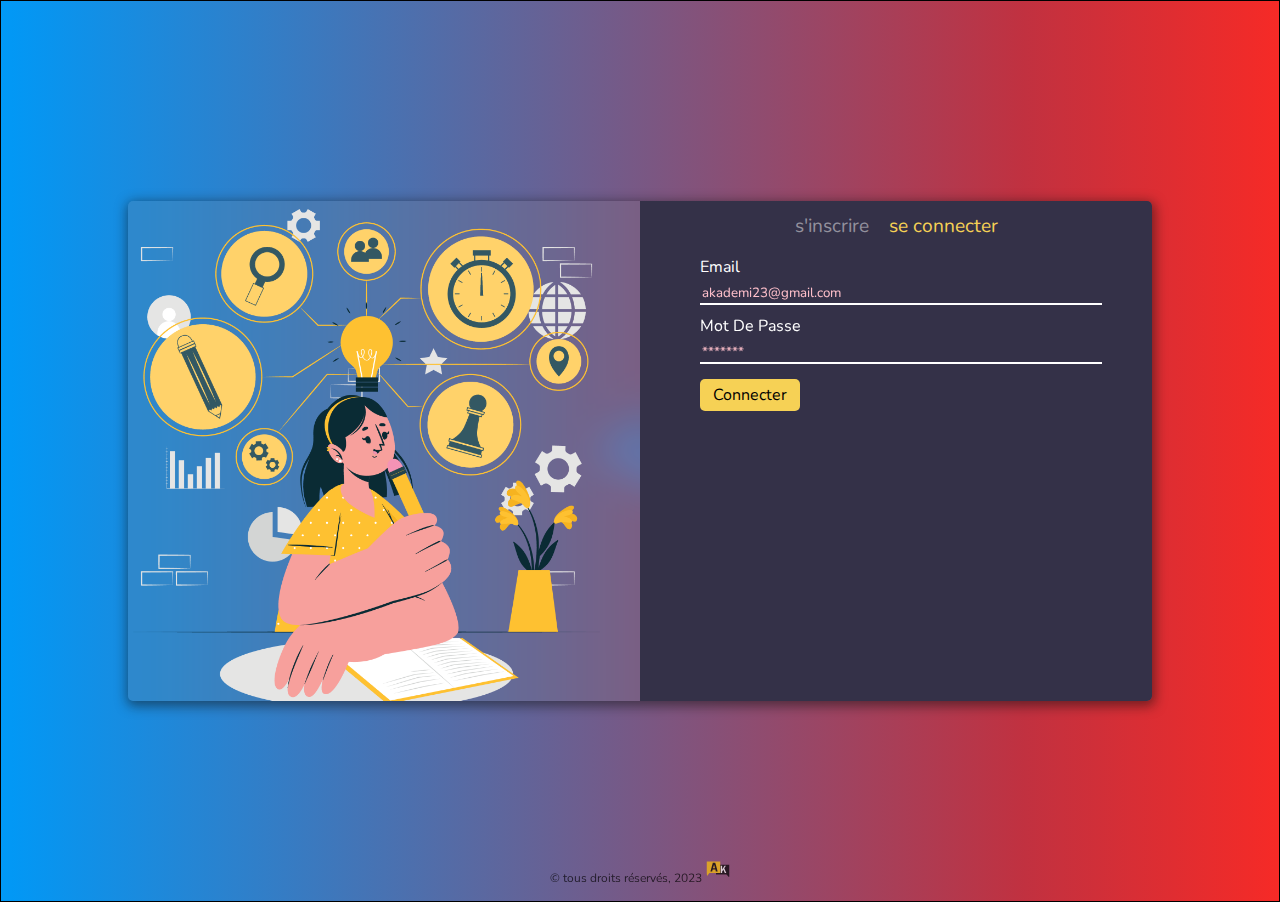
<file: src/public/html/index.html>
<!DOCTYPE html>
<html lang="fr">

<head>
    <meta charset="UTF-8">
    <meta http-equiv="X-UA-Compatible" content="IE=edge">
    <meta name="viewport" content="width=device-width, initial-scale=1.0">
    <link rel="icon" type="image/x-icon" href="../images/icon/logo-ak.ico">
    <meta name="description"
        content="🇺🇸 sign up or sign in on aprann kreyol. 🇫🇷 s'inscrire ou se connecter sur aprann Kreyol. 🇭🇹 enskri oswa konekte sou aprann kreyol">
    <link rel="stylesheet" href="../css/connexion.css">
    <title>Connexion sur AK !</title>
</head>

<body>

    <canvas id="canvas"></canvas>
    <svg xmlns="http://www.w3.org/2000/svg" version="1.1">
        <defs>
            <filter id="liquid">
                <!--important code : [blur + contrast] , contrast on alpha channel to prevent change color-->
                <feGaussianBlur in="SourceGraphic" stdDeviation="10" result="blur" />
                <feColorMatrix in="blur" mode="matrix" values="1 0 0 0 0  0 1 0 0 0  0 0 1 0 0  0 0 0 40 -10" />
            </filter>
        </defs>
    </svg>

    <div class="form">

        <img class="form__image" src="../images/form_ico.png" alt="a vector image of a learner">
        <div class="form__switch">
            <label for="sign_up">s'inscrire</label>
            <input type="radio" name="connection" id="sign_up" value="sign_up">
            <label for="sign_in">se connecter</label>
            <input type="radio" name="connection" id="sign_in" value="sign_in">
        </div>
        <div class="form__container">
            <form class="form__wrapper form__wrapper-signup" action="" method="post">

                <label for="lastname">nom</label>
                <input type="text" name="lastname" id="lastname" class="form__wrapper__data" placeholder="John">
                <label for="firstname">prenom</label>
                <input type="text" name="firstname" id="firstname" class="form__wrapper__data" placeholder="Doe" required="required">
                <label for="nationality">nationalite</label>
                <input type="text" name="nationality" id="nationality" class="form__wrapper__data"
                    placeholder="Francais" required="required">
                <label for="sex">sexe</label>
                <input type="text" name="sex" id="sex" class="form__wrapper__data" placeholder="Masculin">
                <label for="email">email</label>
                <input type="email" name="email" id="email" class="form__wrapper__data"
                    placeholder="akademi23@gmail.com" required="required">
                <label for="password">mot de passe</label>
                <input type="password" name="password" id="password" class="form__wrapper__data" placeholder="******" required="required">
                <button type="submit" class="form__wrapper__submit">Envoyer</button>

            </form>

            <form class="form__wrapper form__wrapper-signin" action="" method="post">

                <label for="mail">email</label>
                <input type="email" name="mail" id="mail" class="form__wrapper__data" placeholder="akademi23@gmail.com" required="required">
                <label for="passwrd">mot de passe</label>
                <input type="password" name="passwrd" id="passwrd" class="form__wrapper__data" placeholder="*******" required="required">
                <button type="submit" class="form__wrapper__submit">connecter</button>

            </form>
        </div>

    </div>

    </form>

    <p id="copyright">© tous droits réservés, 2023 <img src="../images/logo-ak.png" alt="aprann kreyol logo"></p>
    <script src="../js/liquid.js"></script>
    <script src="../js/form.js"></script>
    
    <script>
        let sign_in = new SwitchLogin("#sign_in", "label[for='sign_up']");
        sign_in.set_color("#F6D155", "#FFFFFF78");
        let sign_up = new SwitchLogin("#sign_up", "label[for='sign_in']");
        sign_up.set_color("#F6D155", "#FFFFFF78");

        const myAnimation = new Animation('.form__wrapper-signup', '.scale-in-bottom');
        myAnimation.radioEvent("#sign_up", function(){
            document.querySelector(".form__wrapper-signin").style.display = "none";
        });
        
        const myAnimation2 = new Animation('.form__wrapper-signin', '.scale-in-bottom');
        myAnimation2.radioEvent("#sign_in",function(){
            document.querySelector(".form__wrapper-signup").style.display = "none";
        });


       

        
    </script>

</body>

</html>
</file>
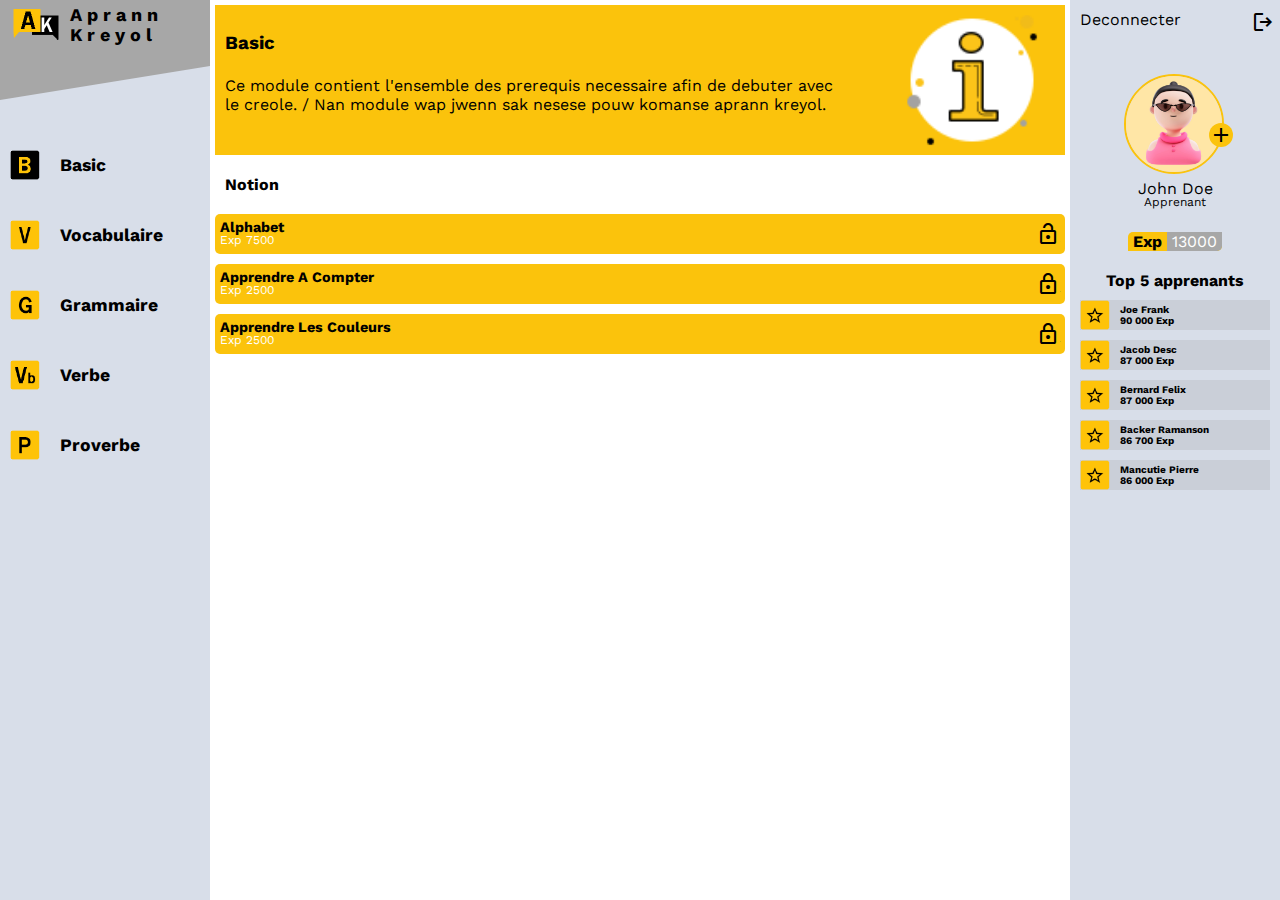
<file: src/public/html/dashboard.html>
<!DOCTYPE html>
<html lang="en">
  <head>
    <meta charset="UTF-8" />
    <meta http-equiv="X-UA-Compatible" content="IE=edge" />
    <meta name="viewport" content="width=device-width, initial-scale=1.0" />
    <link rel="icon" type="image/x-icon" href="../images/icon/logo-ak.ico" />
    <meta
      name="description"
      content="🇺🇸 basic on aprann kreyol. 🇫🇷 basique sur aprann Kreyol. 🇭🇹 debaz sou aprann kreyol"
    />
    <link rel="stylesheet" href="../css/style.css" />
    <link
      rel="stylesheet"
      href="https://fonts.googleapis.com/css2?family=Material+Symbols+Outlined:opsz,wght,FILL,GRAD@48,400,0,0"
    />

    <title>Tableau de bord</title>
  </head>

  <body>
    <div id="logo">
      <a href="" id="logo__link">
        <img
          src="../images/logo-ak.png"
          alt="logo aprann kreyol"
          id="logo__link__image"
        />
        <span>Aprann Kreyol</span>
      </a>
    </div>
    <nav class="menu">
      <ul class="menu__option">
        <li class="menu__option__item">
          <a href=""
            ><img
              src="../images/icon/Icon-Basic-Over.png"
              alt="icon menu basic"
            />basic</a
          >
        </li>
        <li class="menu__option__item">
          <a href=""
            ><img
              src="../images/icon/Icon-Vovab.png"
              alt="icon menu vocabulaire"
            />vocabulaire</a
          >
        </li>
        <li class="menu__option__item">
          <a href=""
            ><img
              src="../images/icon/Icon-Gramaire.png"
              alt="icon menu grammar"
            />grammaire</a
          >
        </li>
        <li class="menu__option__item">
          <a href=""
            ><img
              src="../images/icon/Icon-Verbe.png"
              alt="icon menu verb"
            />verbe</a
          >
        </li>
        <li class="menu__option__item">
          <a href=""
            ><img
              src="../images/icon/Icon-Proverbe.png"
              alt="icon menu proverb"
            />proverbe</a
          >
        </li>
      </ul>
    </nav>
    <div class="panel-account">
      <div class="panel-account__logout">
        <span>deconnecter</span>
        <span class="material-symbols-outlined"> logout </span>
      </div>
      <div class="panel-account__profil">
        <img
          src="../images/avatar/avatar-four.jpg"
          alt="avatar set a profil for the account"
          id="panel-account-image"
        />
        <span class="material-symbols-outlined"> add </span>
      </div>
      <div class="panel-account__personal">
        <span id="username">John Doe</span>
        <span id="userstatus">apprenant</span>
      </div>
      <div class="panel-account__exp">
        exp
        <span id="panel-account-exp-value">13000</span>
      </div>

      <div class="panel-account__rank">
        <h4>Top 5 apprenants</h4>
        <div class="panel-account__rank__item">
          <img src="../images/icon/Icon-Start.png" alt="icon rank" />
          <div class="panel-account__rank__item__user">
            <span class="panel-account__rank__item__user__name">joe frank</span>
            <span class="panel-account__rank__item__user__exp">90 000 Exp</span>
          </div>
        </div>
        <div class="panel-account__rank__item">
          <img src="../images/icon/Icon-Start.png" alt="icon rank" />
          <div class="panel-account__rank__item__user">
            <span class="panel-account__rank__item__user__name"
              >jacob desc</span
            >
            <span class="panel-account__rank__item__user__exp">87 000 Exp</span>
          </div>
        </div>
        <div class="panel-account__rank__item">
          <img src="../images/icon/Icon-Start.png" alt="icon rank" />
          <div class="panel-account__rank__item__user">
            <span class="panel-account__rank__item__user__name"
              >bernard felix</span
            >
            <span class="panel-account__rank__item__user__exp">87 000 Exp</span>
          </div>
        </div>

        <div class="panel-account__rank__item">
          <img src="../images/icon/Icon-Start.png" alt="icon rank" />
          <div class="panel-account__rank__item__user">
            <span class="panel-account__rank__item__user__name"
              >backer ramanson</span
            >
            <span class="panel-account__rank__item__user__exp">86 700 Exp</span>
          </div>
        </div>
        <div class="panel-account__rank__item">
          <img src="../images/icon/Icon-Start.png" alt="icon rank" />
          <div class="panel-account__rank__item__user">
            <span class="panel-account__rank__item__user__name"
              >mancutie pierre</span
            >
            <span class="panel-account__rank__item__user__exp">86 000 Exp</span>
          </div>
        </div>
      </div>
    </div>
    <label for="arrow-back">
      <span class="material-symbols-outlined" id="arrow"> arrow_back </span>
    </label>

    <input
      type="checkbox"
      name="checkbox"
      id="arrow-back"
      style="z-index: 20; position: absolute"
    />
    <section class="wrapper">
      <div id="wrapper-info">
        <h3>basic</h3>
        <p>
          Ce module contient l'ensemble des prerequis necessaire afin de debuter
          avec le creole. / Nan module wap jwenn sak nesese pouw komanse aprann
          kreyol.
        </p>
        <img
          src="../images/icon/icon-information.png"
          alt="icon for the information about the section"
          
        />
      </div>
      <h3 id="notion">Notion</h3>
      <div class="wrapper__notion">
        <div class="wrapper__notion__content">
          <h3 class="wrapper__notion__title">alphabet</h3>
          <span class="wrapper__notion__exp"> exp 7500</span>
        </div>

        <span class="material-symbols-outlined wrapper__notion__lock">
          lock_open
        </span>
      </div>
      <div class="wrapper__notion">
        <div class="wrapper__notion__content">
          <h3 class="wrapper__notion__title">apprendre a compter</h3>
          <span class="wrapper__notion__exp"> exp 2500</span>
        </div>

        <span class="material-symbols-outlined wrapper__notion__lock">
          lock
        </span>
      </div>
      <div class="wrapper__notion">
        <div class="wrapper__notion__content">
          <h3 class="wrapper__notion__title">apprendre les couleurs</h3>
          <span class="wrapper__notion__exp"> exp 2500</span>
        </div>

        <span class="material-symbols-outlined wrapper__notion__lock">
          lock
        </span>
      </div>
    </section>

    <div class="avatar">
      <div class="avatar__wrapper">
        <h3>Avatar</h3>
        <div class="avatar__wrapper__icon">
          <label for="avatar-one">
            <img
              src="../images/avatar/avatar-one.jpg"
              alt="this is the first avatar icon"
          /></label>
          <input
            type="radio"
            id="avatar-one"
            name="avatar"
            value="avatar-one"
          />
          <label for="avatar-two">
            <img
              src="../images/avatar/avatar-two.jpg"
              alt="this is the second avatar icon"
          /></label>
          <input
            type="radio"
            id="avatar-two"
            name="avatar"
            value="avatar-two"
          />
          <label for="avatar-three">
            <img
              src="../images/avatar/avatar-three.jpg"
              alt="this is the third avatar icon"
          /></label>
          <input
            type="radio"
            id="avatar-three"
            name="avatar"
            value="avatar-three"
          />
          <label for="avatar-four">
            <img
              src="../images/avatar/avatar-four.jpg"
              alt="this is the 4 avatar icon"
          /></label>
          <input
            type="radio"
            id="avatar-four"
            name="avatar"
            value="avatar-four"
          />
          <label for="avatar-five">
            <img
              src="../images/avatar/avatar-five.jpg"
              alt="this is the 5 avatar icon"
          /></label>
          <input
            type="radio"
            id="avatar-five"
            name="avatar"
            value="avatar-five"
          />
          <label for="avatar-six">
            <img
              src="../images/avatar/avatar-six.jpg"
              alt="this is the 6 avatar icon"
          /></label>
          <input
            type="radio"
            id="avatar-six"
            name="avatar"
            value="avatar-six"
          />
        </div>
        <button id="btn-change-avatar">changer</button>
      </div>
    </div>

    <!-- modal for each notion and test -->
    <div class="modal-notion">
      <div class="modal-notion__wrapper">
        <h3 class="modal-notion__wrapper__title">alphabet</h3>
        <div class="modal-notion__wrapper__audio">
          <img
            src="../images/notion/alphabet/A.png"
            alt="image that explain the audio"
            class="modal-notion__wrapper__audio__img"
          />
          <audio class="modal-notion__wrapper__sound">
             
            <source src="../audio/alphabet/a.mp3" type="audio/mpeg" />
            Your browser does not support the audio element.
          </audio>
          <input type="checkbox" name="checktest" checked class="checktest" />
          <button class="modal-notion__wrapper__audio-btn-hearing">
            <span class="material-symbols-outlined"> volume_up </span>
          </button>
        </div>
        <div class="modal-notion__wrapper__audio">
          <img
            src="../images/notion/alphabet/b.png"
            alt="image that explain the audio"
            class="modal-notion__wrapper__audio__img"
          />
          <audio class="modal-notion__wrapper__sound">
             
            <source src="../audio/alphabet/b.mp3" type="audio/mpeg" />
            Your browser does not support the audio element.
          </audio>
          <input type="checkbox" name="checktest" checked class="checktest" />
          <button class="modal-notion__wrapper__audio-btn-hearing">
            <span class="material-symbols-outlined"> volume_up </span>
          </button>
        </div>
        <div class="modal-notion__wrapper__audio">
          <img
            src="../images/notion/alphabet/an.png"
            alt="image that explain the audio"
            class="modal-notion__wrapper__audio__img"
          />
          <audio class="modal-notion__wrapper__sound">
             
            <source
              src="../audio/alphabet/an_20-03-23_17-39-08-953.mp3"
              type="audio/mpeg"
            />
            Your browser does not support the audio element.
          </audio>
          <input type="checkbox" name="checktest" checked class="checktest" />
          <button class="modal-notion__wrapper__audio-btn-hearing">
            <span class="material-symbols-outlined"> volume_up </span>
          </button>
        </div>
        <div class="modal-notion__wrapper__audio">
          <img
            src="../images/notion/alphabet/ch.png"
            alt="image that explain the audio"
            class="modal-notion__wrapper__audio__img"
          />
          <audio class="modal-notion__wrapper__sound">
             
            <source src="../audio/alphabet/ch.mp3" type="audio/mpeg" />
            Your browser does not support the audio element.
          </audio>
          <input type="checkbox" name="checktest" checked class="checktest" />
          <button class="modal-notion__wrapper__audio-btn-hearing">
            <span class="material-symbols-outlined"> volume_up </span>
          </button>
        </div>
        <!-- this is the test for the notion who has been learned -->
        <div class="modal-notion__wrapper__audio">
          <p class="modal-notion__wrapper-order">
            Ecrivez la lettre ou mot correspondant a ce que vous entendez.
          </p>
          <input type="text" required class="modal-notion__wrapper-input" />
          <audio class="modal-notion__wrapper__sound">
             
            <source src="../audio/alphabet/a.mp3" type="audio/mpeg" />
            Your browser does not support the audio element.
          </audio>
          <input
            type="checkbox"
            name="checktest"
            checked
            class="checktest"
            data-exp="100"
            data-custom="a"
          />
          <button class="modal-notion__wrapper__audio-btn-hearing">
            <span class="material-symbols-outlined"> volume_up </span>
          </button>
        </div>
        <div class="modal-notion__wrapper__audio">
          <p class="modal-notion__wrapper-order">
            Ecrivez la lettre ou mot correspondant a ce que vous entendez.
          </p>
          <input type="text" required class="modal-notion__wrapper-input" />
          <audio class="modal-notion__wrapper__sound">
             
            <source src="../audio/alphabet/b.mp3" type="audio/mpeg" />
            Your browser does not support the audio element.
          </audio>
          <input
            type="checkbox"
            name="checktest"
            checked
            class="checktest"
            data-exp="100"
            data-custom="b"
          />
          <button class="modal-notion__wrapper__audio-btn-hearing">
            <span class="material-symbols-outlined"> volume_up </span>
          </button>
        </div>
        <div class="modal-notion__wrapper__audio">
          <p class="modal-notion__wrapper-order">
            Ecrivez la lettre ou mot correspondant a ce que vous entendez.
          </p>
          <input type="text" required class="modal-notion__wrapper-input" />
          <audio class="modal-notion__wrapper__sound">
             
            <source src="../audio/alphabet/ch.mp3" type="audio/mpeg" />
            Your browser does not support the audio element.
          </audio>
          <input
            type="checkbox"
            name="checktest"
            checked
            class="checktest"
            data-exp="150"
            data-custom="ch"
          />
          <button class="modal-notion__wrapper__audio-btn-hearing">
            <span class="material-symbols-outlined"> volume_up </span>
          </button>
        </div>
        <!-- card remember -->
        <div class="modal-notion__wrapper__audio">
          <p class="modal-notion__wrapper-order">
            Choisissez la lettre ou mot correspondant a ce que vous entendez.
          </p>
          <div class="modal-notion__wrapper__card">
            <label for="card-item1" class="card"
              ><img
                src="../images/notion/alphabet/A.png"
                alt="image that explain a notion"
            /></label>
            <input type="radio" name="card" id="card-item1" />
            <label for="card-item2" class="card"
              ><img
                src="../images/notion/alphabet/an.png"
                alt="image that explain a notion"
            /></label>
            <input type="radio" name="card" id="card-item2" />
            <label for="card-item3" class="card"
              ><img
                src="../images/notion/alphabet/b.png"
                alt="image that explain a notion"
            /></label>
            <input type="radio" name="card" id="card-item3" />
            <label for="card-item4" class="card"
              ><img
                src="../images/notion/alphabet/o_accent.png"
                alt="image that explain a notion"
            /></label>
            <input type="radio" name="card" id="card-item4" />
          </div>
          <audio class="modal-notion__wrapper__sound">
             
            <source src="../audio/alphabet/ch.mp3" type="audio/mpeg" />
            Your browser does not support the audio element.
          </audio>
          <input
            type="checkbox"
            name="checktest"
            checked
            class="checktest"
            data-exp="150"
            data-custom="ch"
          />
          <button class="modal-notion__wrapper__audio-btn-hearing">
            <span class="material-symbols-outlined"> volume_up </span>
          </button>
        </div>
        <!-- btn to move to the next lesson -->
        <button id="btn-change-avatar" class="btn-change">
          <span class="material-symbols-outlined"> arrow_forward </span>
        </button>
        <div class="modal-notion__progress"></div>
      </div>
    </div>

    <div id="state">
      <span>mauvaise reponse!</span>
    </div>

    <script src="../js/menu.js"></script>
    <script src="../js/avatar.js"></script>
    <script src="../js/notion.js"></script>
  </body>
</html>
</file>
<file: src/public/css/connexion.css>
@import url("https://fonts.googleapis.com/css2?family=Nunito:ital,wght@0,200;0,300;0,400;0,500;0,600;0,700;0,800;1,200;1,300;1,400;1,500;1,600;1,700;1,800&family=Roboto+Flex:opsz,wght@8..144,200;8..144,300;8..144,400;8..144,500;8..144,600;8..144,700;8..144,800;8..144,900&family=Work+Sans:ital,wght@0,200;0,300;0,400;0,600;0,700;0,800;0,900;1,100;1,200;1,300;1,600;1,700;1,800;1,900&display=swap");
* {
  font-family: "Nunito", "Work Sans", "Roboto Flex", "sans-serif";
}

.heartbeat, .form__wrapper__submit {
  -webkit-animation: heartbeat 1.5s ease-in-out infinite both;
  animation: heartbeat 1.5s ease-in-out infinite both;
}

@-webkit-keyframes heartbeat {
  from {
    -webkit-transform: scale(1);
    transform: scale(1);
    -webkit-transform-origin: center center;
    transform-origin: center center;
    -webkit-animation-timing-function: ease-out;
    animation-timing-function: ease-out;
  }
  10% {
    -webkit-transform: scale(0.91);
    transform: scale(0.91);
    -webkit-animation-timing-function: ease-in;
    animation-timing-function: ease-in;
  }
  17% {
    -webkit-transform: scale(0.98);
    transform: scale(0.98);
    -webkit-animation-timing-function: ease-out;
    animation-timing-function: ease-out;
  }
  33% {
    -webkit-transform: scale(0.87);
    transform: scale(0.87);
    -webkit-animation-timing-function: ease-in;
    animation-timing-function: ease-in;
  }
  45% {
    -webkit-transform: scale(1);
    transform: scale(1);
    -webkit-animation-timing-function: ease-out;
    animation-timing-function: ease-out;
  }
}
@keyframes heartbeat {
  from {
    -webkit-transform: scale(1);
    transform: scale(1);
    -webkit-transform-origin: center center;
    transform-origin: center center;
    -webkit-animation-timing-function: ease-out;
    animation-timing-function: ease-out;
  }
  10% {
    -webkit-transform: scale(0.91);
    transform: scale(0.91);
    -webkit-animation-timing-function: ease-in;
    animation-timing-function: ease-in;
  }
  17% {
    -webkit-transform: scale(0.98);
    transform: scale(0.98);
    -webkit-animation-timing-function: ease-out;
    animation-timing-function: ease-out;
  }
  33% {
    -webkit-transform: scale(0.87);
    transform: scale(0.87);
    -webkit-animation-timing-function: ease-in;
    animation-timing-function: ease-in;
  }
  45% {
    -webkit-transform: scale(1);
    transform: scale(1);
    -webkit-animation-timing-function: ease-out;
    animation-timing-function: ease-out;
  }
}
.scale-in-bottom {
  -webkit-animation: scale-in-bottom 0.5s cubic-bezier(0.25, 0.46, 0.45, 0.94) both;
  animation: scale-in-bottom 0.5s cubic-bezier(0.25, 0.46, 0.45, 0.94) both;
}

@-webkit-keyframes scale-in-bottom {
  0% {
    -webkit-transform: scale(0);
    transform: scale(0);
    -webkit-transform-origin: 50% 100%;
    transform-origin: 50% 100%;
    opacity: 1;
  }
  100% {
    -webkit-transform: scale(1);
    transform: scale(1);
    -webkit-transform-origin: 50% 100%;
    transform-origin: 50% 100%;
    opacity: 1;
  }
}
@keyframes scale-in-bottom {
  0% {
    -webkit-transform: scale(0);
    transform: scale(0);
    -webkit-transform-origin: 50% 100%;
    transform-origin: 50% 100%;
    opacity: 1;
  }
  100% {
    -webkit-transform: scale(1);
    transform: scale(1);
    -webkit-transform-origin: 50% 100%;
    transform-origin: 50% 100%;
    opacity: 1;
  }
}
.scale-in-right, .form__wrapper-signin, .form__wrapper-signup {
  -webkit-animation: scale-in-right 0.5s cubic-bezier(0.25, 0.46, 0.45, 0.94) both;
  animation: scale-in-right 0.5s cubic-bezier(0.25, 0.46, 0.45, 0.94) both;
}

/* ----------------------------------------------
 * Generated by Animista on 2023-3-6 17:0:57
 * Licensed under FreeBSD License.
 * See http://animista.net/license for more info. 
 * w: http://animista.net, t: @cssanimista
 * ---------------------------------------------- */
/**
 * ----------------------------------------
 * animation scale-in-right
 * ----------------------------------------
 */
@-webkit-keyframes scale-in-right {
  0% {
    -webkit-transform: scale(0);
    transform: scale(0);
    -webkit-transform-origin: 100% 50%;
    transform-origin: 100% 50%;
    opacity: 1;
  }
  100% {
    -webkit-transform: scale(1);
    transform: scale(1);
    -webkit-transform-origin: 100% 50%;
    transform-origin: 100% 50%;
    opacity: 1;
  }
}
@keyframes scale-in-right {
  0% {
    -webkit-transform: scale(0);
    transform: scale(0);
    -webkit-transform-origin: 100% 50%;
    transform-origin: 100% 50%;
    opacity: 1;
  }
  100% {
    -webkit-transform: scale(1);
    transform: scale(1);
    -webkit-transform-origin: 100% 50%;
    transform-origin: 100% 50%;
    opacity: 1;
  }
}
::-webkit-input-placeholder { /* Chrome/Opera/Safari */
  color: #ffc0cb;
}
::-webkit-input-placeholder:hover {
  color: #F6D155;
}

::-moz-placeholder { /* Firefox 19+ */
  color: #ffc0cb;
}

:-ms-input-placeholder { /* IE 10+ */
  color: #ffc0cb;
}

:-moz-placeholder { /* Firefox 18- */
  color: #ffc0cb;
}

.form {
  display: grid;
  grid-template-columns: repeat(2, 1fr);
  grid-template-rows: repeat(2, 1fr);
  grid-column-gap: 0px;
  grid-row-gap: 0px;
  padding: 0rem;
  padding-right: 0px;
  width: 80vw;
  height: 500px;
  border-radius: 5px;
  background-color: rgba(128, 128, 128, 0.185);
  box-shadow: 1px 3px 12px 2px rgba(14, 13, 13, 0.5);
  backdrop-filter: blur(20px);
  overflow: hidden;
  z-index: 5;
}
.form__image {
  display: block;
  margin-top: 0.5rem;
  width: 38vw;
  height: 100%;
  grid-area: 1/1/3/2;
  object-fit: contain;
  object-position: 5px 0px;
}
.form__switch {
  background-color: #343148;
  font-size: 1.2em;
  grid-area: 1/2/2/3;
  height: 50px;
  line-height: 50px;
  display: flex;
  flex-direction: row;
  gap: 20px;
  justify-content: center;
}
.form__switch #sign_up {
  display: none;
  color: #F6D155;
}
.form__switch #sign_in {
  display: none;
}
.form__wrapper {
  grid-area: 2/2/3/3;
  display: flex;
  flex-direction: column;
  width: 80%;
}
.form__wrapper__data {
  color: white;
  background-color: transparent;
  border-style: none;
  border-bottom: 2px solid white;
  margin-top: 5px;
  margin-bottom: 5px;
}
.form__wrapper__data:focus {
  outline: none;
  border-color: #F6D155;
}
.form__wrapper__submit {
  width: 100px;
  padding: 5px 0px;
  margin-top: 10px;
  margin-top: 10px;
  color: black;
  background-color: #F6D155;
  font-size: 1em;
  text-transform: capitalize;
  border-style: none;
  border-radius: 5px;
}
.form__wrapper__submit:hover {
  cursor: pointer;
  animation-play-state: paused;
  background-color: #ffb90f;
}
.form__wrapper-signup {
  display: none;
  height: 450px;
}
.form__wrapper-signin {
  height: 450px;
}
.form__wrapper label {
  color: white;
  text-transform: capitalize;
  margin-top: 5px;
}
.form__container {
  display: flex;
  flex-direction: column;
  align-items: center;
  height: 450px;
  gap: 25px;
  margin-bottom: 0px;
  background-color: #343148;
  padding-left: 10px;
}
.form label[for=sign_up] {
  cursor: pointer;
  color: rgba(255, 255, 255, 0.4705882353);
}
.form label[for=sign_up]:hover {
  color: white;
}
.form label[for=sign_in] {
  cursor: pointer;
  color: #F6D155;
}
.form label[for=sign_in]:hover {
  color: white;
}

#copyright {
  position: fixed;
  bottom: 2px;
  opacity: 0.7;
  font-size: 12px;
  z-index: 0;
}
#copyright img {
  width: 25px;
}

#canvas {
  position: absolute;
  filter: url("#liquid");
}

svg {
  position: fixed;
}

body {
  border: 1px solid black;
  height: 100vh;
  margin: 0px;
  overflow: hidden;
  display: flex;
  flex-direction: column;
  align-items: center;
  justify-content: center;
  background: -webkit-linear-gradient(left, #0099f7 0%, #307fc9 20%, #60659b 40%, #914b6e 60%, #c13140 80%, rgba(245, 21, 17, 0.9098039216) 100%);
  background: -o-linear-gradient(left, #0099f7 0%, #307fc9 20%, #60659b 40%, #914b6e 60%, #c13140 80%, rgba(245, 21, 17, 0.9098039216) 100%);
  background: -ms-linear-gradient(left, #0099f7 0%, #307fc9 20%, #60659b 40%, #914b6e 60%, #c13140 80%, rgba(245, 21, 17, 0.9098039216) 100%);
  background: -moz-linear-gradient(left, #0099f7 0%, #307fc9 20%, #60659b 40%, #914b6e 60%, #c13140 80%, rgba(245, 21, 17, 0.9098039216) 100%);
  background: linear-gradient(to right, #0099f7 0%, #307fc9 20%, #60659b 40%, #914b6e 60%, #c13140 80%, rgba(245, 21, 17, 0.9098039216) 100%);
}

@media screen and (min-width: 200px) and (max-width: 550px) {
  .form {
    grid-template-columns: 0% 100%;
  }
  .form__image {
    display: block;
    width: 100vw;
    object-position: -5px 45px;
    opacity: 0.07;
    z-index: 0;
  }
  .form__switch {
    z-index: 2;
  }
}
@media screen and (min-width: 550px) and (max-width: 850px) {
  .form {
    grid-template-columns: 35% 65%;
  }
  .form__image {
    width: 100%;
    object-fit: cover;
    object-position: center;
  }
}

/*# sourceMappingURL=connexion.css.map */
</file>
<file: src/public/css/style.css>
@import url("https://fonts.googleapis.com/css2?family=Nunito:ital,wght@0,200;0,300;0,400;0,500;0,600;0,700;0,800;1,200;1,300;1,400;1,500;1,600;1,700;1,800&family=Roboto+Flex:opsz,wght@8..144,200;8..144,300;8..144,400;8..144,500;8..144,600;8..144,700;8..144,800;8..144,900&family=Work+Sans:ital,wght@0,200;0,300;0,400;0,600;0,700;0,800;0,900;1,100;1,200;1,300;1,600;1,700;1,800;1,900&display=swap");
.disable-select, #arrow,
#arrow-back, .panel-account {
  user-select: none; /* Disable selection of text */
  -webkit-user-drag: none; /* Disable dragging of elements in Safari */
  -webkit-touch-callout: none; /* Disable the long-press context menu on iOS */
}

.up, #state {
  animation: mistake 0.1s ease-in-out both;
}

@-webkit-keyframes mistake {
  from {
    bottom: -10px;
  }
  to {
    bottom: 30px;
  }
}
@keyframes mistake {
  from {
    bottom: -10px;
  }
  to {
    bottom: 30px;
  }
}
.heartbeat {
  -webkit-animation: heartbeat 1.5s ease-in-out infinite both;
  animation: heartbeat 1.5s ease-in-out infinite both;
}

@-webkit-keyframes heartbeat {
  from {
    -webkit-transform: scale(1);
    transform: scale(1);
    -webkit-transform-origin: center center;
    transform-origin: center center;
    -webkit-animation-timing-function: ease-out;
    animation-timing-function: ease-out;
  }
  10% {
    -webkit-transform: scale(0.91);
    transform: scale(0.91);
    -webkit-animation-timing-function: ease-in;
    animation-timing-function: ease-in;
  }
  17% {
    -webkit-transform: scale(0.98);
    transform: scale(0.98);
    -webkit-animation-timing-function: ease-out;
    animation-timing-function: ease-out;
  }
  33% {
    -webkit-transform: scale(0.87);
    transform: scale(0.87);
    -webkit-animation-timing-function: ease-in;
    animation-timing-function: ease-in;
  }
  45% {
    -webkit-transform: scale(1);
    transform: scale(1);
    -webkit-animation-timing-function: ease-out;
    animation-timing-function: ease-out;
  }
}
@keyframes heartbeat {
  from {
    -webkit-transform: scale(1);
    transform: scale(1);
    -webkit-transform-origin: center center;
    transform-origin: center center;
    -webkit-animation-timing-function: ease-out;
    animation-timing-function: ease-out;
  }
  10% {
    -webkit-transform: scale(0.91);
    transform: scale(0.91);
    -webkit-animation-timing-function: ease-in;
    animation-timing-function: ease-in;
  }
  17% {
    -webkit-transform: scale(0.98);
    transform: scale(0.98);
    -webkit-animation-timing-function: ease-out;
    animation-timing-function: ease-out;
  }
  33% {
    -webkit-transform: scale(0.87);
    transform: scale(0.87);
    -webkit-animation-timing-function: ease-in;
    animation-timing-function: ease-in;
  }
  45% {
    -webkit-transform: scale(1);
    transform: scale(1);
    -webkit-animation-timing-function: ease-out;
    animation-timing-function: ease-out;
  }
}
.scale-in-bottom {
  -webkit-animation: scale-in-bottom 0.5s cubic-bezier(0.25, 0.46, 0.45, 0.94) both;
  animation: scale-in-bottom 0.5s cubic-bezier(0.25, 0.46, 0.45, 0.94) both;
}

@-webkit-keyframes scale-in-bottom {
  0% {
    -webkit-transform: scale(0);
    transform: scale(0);
    -webkit-transform-origin: 50% 100%;
    transform-origin: 50% 100%;
    opacity: 1;
  }
  100% {
    -webkit-transform: scale(1);
    transform: scale(1);
    -webkit-transform-origin: 50% 100%;
    transform-origin: 50% 100%;
    opacity: 1;
  }
}
@keyframes scale-in-bottom {
  0% {
    -webkit-transform: scale(0);
    transform: scale(0);
    -webkit-transform-origin: 50% 100%;
    transform-origin: 50% 100%;
    opacity: 1;
  }
  100% {
    -webkit-transform: scale(1);
    transform: scale(1);
    -webkit-transform-origin: 50% 100%;
    transform-origin: 50% 100%;
    opacity: 1;
  }
}
.scale-in-right {
  -webkit-animation: scale-in-right 0.5s cubic-bezier(0.25, 0.46, 0.45, 0.94) both;
  animation: scale-in-right 0.5s cubic-bezier(0.25, 0.46, 0.45, 0.94) both;
}

@-webkit-keyframes scale-in-right {
  0% {
    -webkit-transform: scale(0);
    transform: scale(0);
    -webkit-transform-origin: 100% 50%;
    transform-origin: 100% 50%;
    opacity: 1;
  }
  100% {
    -webkit-transform: scale(1);
    transform: scale(1);
    -webkit-transform-origin: 100% 50%;
    transform-origin: 100% 50%;
    opacity: 1;
  }
}
@keyframes scale-in-right {
  0% {
    -webkit-transform: scale(0);
    transform: scale(0);
    -webkit-transform-origin: 100% 50%;
    transform-origin: 100% 50%;
    opacity: 1;
  }
  100% {
    -webkit-transform: scale(1);
    transform: scale(1);
    -webkit-transform-origin: 100% 50%;
    transform-origin: 100% 50%;
    opacity: 1;
  }
}
.shake-vertical, .wrapper__notion:hover, #logo__link__image {
  -webkit-animation: shake-vertical 0.8s cubic-bezier(0.455, 0.03, 0.515, 0.955) both;
  animation: shake-vertical 0.8s cubic-bezier(0.455, 0.03, 0.515, 0.955) both;
}

@-webkit-keyframes shake-vertical {
  0%, 100% {
    -webkit-transform: translateY(0);
    transform: translateY(0);
  }
  10%, 30%, 50%, 70% {
    -webkit-transform: translateY(-8px);
    transform: translateY(-8px);
  }
  20%, 40%, 60% {
    -webkit-transform: translateY(8px);
    transform: translateY(8px);
  }
  80% {
    -webkit-transform: translateY(6.4px);
    transform: translateY(6.4px);
  }
  90% {
    -webkit-transform: translateY(-6.4px);
    transform: translateY(-6.4px);
  }
}
@keyframes shake-vertical {
  0%, 100% {
    -webkit-transform: translateY(0);
    transform: translateY(0);
  }
  10%, 30%, 50%, 70% {
    -webkit-transform: translateY(-8px);
    transform: translateY(-8px);
  }
  20%, 40%, 60% {
    -webkit-transform: translateY(8px);
    transform: translateY(8px);
  }
  80% {
    -webkit-transform: translateY(6.4px);
    transform: translateY(6.4px);
  }
  90% {
    -webkit-transform: translateY(-6.4px);
    transform: translateY(-6.4px);
  }
}
.modal, .modal-notion__wrapper, .avatar__wrapper {
  -webkit-animation: modal 0.2s linear alternate both;
  animation: modal 0.2s linear alternate both;
}

@-webkit-keyframes modal {
  from {
    -webkit-transform: scale(0.1);
    transform: scale(0.1);
    -webkit-transform-origin: center center;
    transform-origin: center center;
    -webkit-animation-timing-function: linear;
    animation-timing-function: linear;
  }
  to {
    -webkit-transform: scale(1);
    transform: scale(1);
    -webkit-transform-origin: center center;
    transform-origin: center center;
    -webkit-animation-timing-function: linear;
    animation-timing-function: linear;
  }
}
@keyframes modal {
  from {
    -webkit-transform: scale(0.1);
    transform: scale(0.1);
    -webkit-transform-origin: center center;
    transform-origin: center center;
    -webkit-animation-timing-function: linear;
    animation-timing-function: linear;
  }
  to {
    -webkit-transform: scale(1);
    transform: scale(1);
    -webkit-transform-origin: center center;
    transform-origin: center center;
    -webkit-animation-timing-function: linear;
    animation-timing-function: linear;
  }
}
*,
body {
  padding: 0;
  margin: 0;
  box-sizing: border-box;
}

ul > li {
  list-style: none;
}

a {
  text-decoration: none;
}

img, a {
  -webkit-user-drag: none;
  -khtml-user-drag: none;
  -moz-user-drag: none;
  -o-user-drag: none;
}

h1, h2, h3, h4, h5, h6, a, p {
  -webkit-user-select: none;
  -khtml-user-select: none;
  -moz-user-select: none;
  -o-user-select: none;
  user-select: none;
}

/* width */
::-webkit-scrollbar {
  width: 5px;
}

/* Track */
::-webkit-scrollbar-track {
  background: #f1f1f1;
}

/* Handle */
::-webkit-scrollbar-thumb {
  background: #fbc30c;
}

/* Handle on hover */
::-webkit-scrollbar-thumb:hover {
  background: #5a5959;
}

::placeholder {
  color: white;
  opacity: 1;
  /* Firefox */
}

:-ms-input-placeholder {
  /* Internet Explorer 10-11 */
  color: white;
}

::-ms-input-placeholder {
  /* Microsoft Edge */
  color: white;
}

* {
  font-family: "Work Sans", "Roboto Flex", "sans-serif";
}

nav {
  display: flex;
  padding-left: 10px;
  background-color: #d8dee9;
}

section {
  background-color: white;
  width: 100%;
  height: 100vh;
  z-index: 2;
  overflow: auto;
}

#logo {
  position: fixed;
  height: 50px;
  width: 210px;
  padding-left: 10px;
  padding-bottom: 100px;
  clip-path: polygon(0 0, 100% 0, 100% 66%, 0% 100%);
  background-color: #a7a7a7;
  z-index: 10;
}
#logo__link {
  display: flex;
  flex-direction: row;
  align-items: center;
  gap: 10px;
  color: black;
  letter-spacing: 5px;
  line-height: 20px;
  font-size: 18px;
  font-weight: bold;
}
#logo__link__image {
  width: 50px;
}

.disable-select, #arrow,
#arrow-back, .panel-account {
  user-select: none; /* Disable selection of text */
  -webkit-user-drag: none; /* Disable dragging of elements in Safari */
  -webkit-touch-callout: none; /* Disable the long-press context menu on iOS */
}

.up, #state {
  animation: mistake 0.1s ease-in-out both;
}

@-webkit-keyframes mistake {
  from {
    bottom: -10px;
  }
  to {
    bottom: 30px;
  }
}
@keyframes mistake {
  from {
    bottom: -10px;
  }
  to {
    bottom: 30px;
  }
}
.heartbeat {
  -webkit-animation: heartbeat 1.5s ease-in-out infinite both;
  animation: heartbeat 1.5s ease-in-out infinite both;
}

@-webkit-keyframes heartbeat {
  from {
    -webkit-transform: scale(1);
    transform: scale(1);
    -webkit-transform-origin: center center;
    transform-origin: center center;
    -webkit-animation-timing-function: ease-out;
    animation-timing-function: ease-out;
  }
  10% {
    -webkit-transform: scale(0.91);
    transform: scale(0.91);
    -webkit-animation-timing-function: ease-in;
    animation-timing-function: ease-in;
  }
  17% {
    -webkit-transform: scale(0.98);
    transform: scale(0.98);
    -webkit-animation-timing-function: ease-out;
    animation-timing-function: ease-out;
  }
  33% {
    -webkit-transform: scale(0.87);
    transform: scale(0.87);
    -webkit-animation-timing-function: ease-in;
    animation-timing-function: ease-in;
  }
  45% {
    -webkit-transform: scale(1);
    transform: scale(1);
    -webkit-animation-timing-function: ease-out;
    animation-timing-function: ease-out;
  }
}
@keyframes heartbeat {
  from {
    -webkit-transform: scale(1);
    transform: scale(1);
    -webkit-transform-origin: center center;
    transform-origin: center center;
    -webkit-animation-timing-function: ease-out;
    animation-timing-function: ease-out;
  }
  10% {
    -webkit-transform: scale(0.91);
    transform: scale(0.91);
    -webkit-animation-timing-function: ease-in;
    animation-timing-function: ease-in;
  }
  17% {
    -webkit-transform: scale(0.98);
    transform: scale(0.98);
    -webkit-animation-timing-function: ease-out;
    animation-timing-function: ease-out;
  }
  33% {
    -webkit-transform: scale(0.87);
    transform: scale(0.87);
    -webkit-animation-timing-function: ease-in;
    animation-timing-function: ease-in;
  }
  45% {
    -webkit-transform: scale(1);
    transform: scale(1);
    -webkit-animation-timing-function: ease-out;
    animation-timing-function: ease-out;
  }
}
.scale-in-bottom {
  -webkit-animation: scale-in-bottom 0.5s cubic-bezier(0.25, 0.46, 0.45, 0.94) both;
  animation: scale-in-bottom 0.5s cubic-bezier(0.25, 0.46, 0.45, 0.94) both;
}

@-webkit-keyframes scale-in-bottom {
  0% {
    -webkit-transform: scale(0);
    transform: scale(0);
    -webkit-transform-origin: 50% 100%;
    transform-origin: 50% 100%;
    opacity: 1;
  }
  100% {
    -webkit-transform: scale(1);
    transform: scale(1);
    -webkit-transform-origin: 50% 100%;
    transform-origin: 50% 100%;
    opacity: 1;
  }
}
@keyframes scale-in-bottom {
  0% {
    -webkit-transform: scale(0);
    transform: scale(0);
    -webkit-transform-origin: 50% 100%;
    transform-origin: 50% 100%;
    opacity: 1;
  }
  100% {
    -webkit-transform: scale(1);
    transform: scale(1);
    -webkit-transform-origin: 50% 100%;
    transform-origin: 50% 100%;
    opacity: 1;
  }
}
.scale-in-right {
  -webkit-animation: scale-in-right 0.5s cubic-bezier(0.25, 0.46, 0.45, 0.94) both;
  animation: scale-in-right 0.5s cubic-bezier(0.25, 0.46, 0.45, 0.94) both;
}

@-webkit-keyframes scale-in-right {
  0% {
    -webkit-transform: scale(0);
    transform: scale(0);
    -webkit-transform-origin: 100% 50%;
    transform-origin: 100% 50%;
    opacity: 1;
  }
  100% {
    -webkit-transform: scale(1);
    transform: scale(1);
    -webkit-transform-origin: 100% 50%;
    transform-origin: 100% 50%;
    opacity: 1;
  }
}
@keyframes scale-in-right {
  0% {
    -webkit-transform: scale(0);
    transform: scale(0);
    -webkit-transform-origin: 100% 50%;
    transform-origin: 100% 50%;
    opacity: 1;
  }
  100% {
    -webkit-transform: scale(1);
    transform: scale(1);
    -webkit-transform-origin: 100% 50%;
    transform-origin: 100% 50%;
    opacity: 1;
  }
}
.shake-vertical, .wrapper__notion:hover, #logo__link__image {
  -webkit-animation: shake-vertical 0.8s cubic-bezier(0.455, 0.03, 0.515, 0.955) both;
  animation: shake-vertical 0.8s cubic-bezier(0.455, 0.03, 0.515, 0.955) both;
}

@-webkit-keyframes shake-vertical {
  0%, 100% {
    -webkit-transform: translateY(0);
    transform: translateY(0);
  }
  10%, 30%, 50%, 70% {
    -webkit-transform: translateY(-8px);
    transform: translateY(-8px);
  }
  20%, 40%, 60% {
    -webkit-transform: translateY(8px);
    transform: translateY(8px);
  }
  80% {
    -webkit-transform: translateY(6.4px);
    transform: translateY(6.4px);
  }
  90% {
    -webkit-transform: translateY(-6.4px);
    transform: translateY(-6.4px);
  }
}
@keyframes shake-vertical {
  0%, 100% {
    -webkit-transform: translateY(0);
    transform: translateY(0);
  }
  10%, 30%, 50%, 70% {
    -webkit-transform: translateY(-8px);
    transform: translateY(-8px);
  }
  20%, 40%, 60% {
    -webkit-transform: translateY(8px);
    transform: translateY(8px);
  }
  80% {
    -webkit-transform: translateY(6.4px);
    transform: translateY(6.4px);
  }
  90% {
    -webkit-transform: translateY(-6.4px);
    transform: translateY(-6.4px);
  }
}
.modal, .modal-notion__wrapper, .avatar__wrapper {
  -webkit-animation: modal 0.2s linear alternate both;
  animation: modal 0.2s linear alternate both;
}

@-webkit-keyframes modal {
  from {
    -webkit-transform: scale(0.1);
    transform: scale(0.1);
    -webkit-transform-origin: center center;
    transform-origin: center center;
    -webkit-animation-timing-function: linear;
    animation-timing-function: linear;
  }
  to {
    -webkit-transform: scale(1);
    transform: scale(1);
    -webkit-transform-origin: center center;
    transform-origin: center center;
    -webkit-animation-timing-function: linear;
    animation-timing-function: linear;
  }
}
@keyframes modal {
  from {
    -webkit-transform: scale(0.1);
    transform: scale(0.1);
    -webkit-transform-origin: center center;
    transform-origin: center center;
    -webkit-animation-timing-function: linear;
    animation-timing-function: linear;
  }
  to {
    -webkit-transform: scale(1);
    transform: scale(1);
    -webkit-transform-origin: center center;
    transform-origin: center center;
    -webkit-animation-timing-function: linear;
    animation-timing-function: linear;
  }
}
.menu {
  position: fixed;
  left: 0px;
  width: 210px;
  height: 100vh;
  padding-top: 150px;
  z-index: 5;
}
.menu__option {
  display: flex;
  flex-direction: column;
  width: 100%;
}
.menu__option__item {
  display: flex;
  flex-direction: column;
  margin-bottom: 40px;
  font-size: 1.1em;
  font-weight: bold;
}
.menu__option__item img {
  width: 30px;
}
.menu__option a {
  color: black;
  display: flex;
  flex-direction: row;
  align-items: center;
  gap: 20px;
  background-color: transparent;
  transition: border-radius 2s, background-color 2s ease;
  -moz-transition: border-radius 2s, background-color 2s ease;
  -webkit-transition: border-radius 2s, background-color 2s ease;
  -o-transition: border-radius 2s, background-color 2s ease;
  transition-timing-function: cubic-bezier(0.215, 0.61, 0.355, 1);
  text-transform: capitalize;
}
.menu__option a:hover {
  background-color: white;
  border-radius: 50px 0px 0px 50px;
  overflow: hidden;
}

.panel-account {
  display: flex;
  flex-direction: column;
  position: fixed;
  align-items: center;
  right: 0px;
  background-color: #d8dee9;
  height: 100vh;
  width: 210px;
  padding-left: 10px;
  padding-right: 10px;
  z-index: 15;
  overflow: hidden;
}
.panel-account__logout {
  position: relative;
  left: -3px;
  display: flex;
  flex-direction: row;
  justify-content: space-between;
  width: 100%;
  width: calc(15px + 100%);
  padding-left: 10px;
  text-transform: capitalize;
  margin-top: 10px;
  margin-bottom: 40px;
  cursor: pointer;
  background-color: transparent;
  transition: border-radius 2s, background-color 2s ease;
  -moz-transition: border-radius 2s, background-color 2s ease;
  -webkit-transition: border-radius 2s, background-color 2s ease;
  -o-transition: border-radius 2s, background-color 2s ease;
  transition-timing-function: cubic-bezier(0.215, 0.61, 0.355, 1);
}
.panel-account__logout:hover {
  padding-left: 10px;
  background-color: white;
  border-radius: 0px 50px 50px 0px;
  overflow: hidden;
}
.panel-account__profil {
  width: 102px;
  height: 100px;
  margin-bottom: 5px;
  cursor: pointer;
}
.panel-account__profil img {
  width: 100px;
  height: 100px;
  border: 2px solid #fbc30c;
  border-radius: 50px;
}
.panel-account__profil span {
  position: relative;
  bottom: 55px;
  left: 85px;
  background-color: #fbc30c;
  border-radius: 50px;
  transition: background-color 2s ease;
  -moz-transition: background-color 2s ease;
  -webkit-transition: background-color 2s ease;
  -o-transition: background-color 2s ease;
  transition-timing-function: cubic-bezier(0.215, 0.61, 0.355, 1);
}
.panel-account__profil:hover span {
  background-color: white;
}
.panel-account__profil:hover img {
  transform: scale(1.1);
  border: 2px solid white;
}
.panel-account__personal {
  display: flex;
  flex-direction: column;
  justify-content: center;
  align-items: center;
  margin-bottom: 20px;
}
.panel-account__personal #userstatus {
  position: relative;
  top: -3px;
  font-size: 12px;
  text-transform: capitalize;
}
.panel-account__exp {
  text-transform: capitalize;
  background-color: #fbc30c;
  border-radius: 5px 0px;
  overflow: hidden;
  padding-left: 5px;
  margin-bottom: 20px;
  font-size: 1em;
  font-weight: bold;
}
.panel-account__rank {
  display: flex;
  flex-direction: column;
  width: 100%;
  gap: 10px;
}
.panel-account__rank h4 {
  text-align: center;
}
.panel-account__rank__item {
  display: flex;
  flex-direction: row;
  align-items: center;
  width: 100%;
  height: 30px;
  text-transform: capitalize;
  gap: 10px;
  background-color: rgba(128, 128, 128, 0.158);
  font-size: 10px;
  font-weight: bold;
}
.panel-account__rank__item img {
  width: 30px;
}
.panel-account__rank__item__user {
  display: flex;
  flex-direction: column;
}

#panel-account-exp-value {
  color: white;
  background-color: #a7a7a7;
  padding: 0px 5px;
  font-weight: normal;
}

#arrow,
#arrow-back {
  display: none;
  border: 1px solid white;
  -webkit-box-shadow: 0px 0px 4px -1px rgb(66, 68, 90);
  -moz-box-shadow: 0px 0px 4px -1px rgb(66, 68, 90);
  box-shadow: 0px 0px 4px -1px rgb(66, 68, 90);
}

.disable-select, .panel-account, #arrow,
#arrow-back {
  user-select: none; /* Disable selection of text */
  -webkit-user-drag: none; /* Disable dragging of elements in Safari */
  -webkit-touch-callout: none; /* Disable the long-press context menu on iOS */
}

.up, #state {
  animation: mistake 0.1s ease-in-out both;
}

@-webkit-keyframes mistake {
  from {
    bottom: -10px;
  }
  to {
    bottom: 30px;
  }
}
@keyframes mistake {
  from {
    bottom: -10px;
  }
  to {
    bottom: 30px;
  }
}
.heartbeat {
  -webkit-animation: heartbeat 1.5s ease-in-out infinite both;
  animation: heartbeat 1.5s ease-in-out infinite both;
}

@-webkit-keyframes heartbeat {
  from {
    -webkit-transform: scale(1);
    transform: scale(1);
    -webkit-transform-origin: center center;
    transform-origin: center center;
    -webkit-animation-timing-function: ease-out;
    animation-timing-function: ease-out;
  }
  10% {
    -webkit-transform: scale(0.91);
    transform: scale(0.91);
    -webkit-animation-timing-function: ease-in;
    animation-timing-function: ease-in;
  }
  17% {
    -webkit-transform: scale(0.98);
    transform: scale(0.98);
    -webkit-animation-timing-function: ease-out;
    animation-timing-function: ease-out;
  }
  33% {
    -webkit-transform: scale(0.87);
    transform: scale(0.87);
    -webkit-animation-timing-function: ease-in;
    animation-timing-function: ease-in;
  }
  45% {
    -webkit-transform: scale(1);
    transform: scale(1);
    -webkit-animation-timing-function: ease-out;
    animation-timing-function: ease-out;
  }
}
@keyframes heartbeat {
  from {
    -webkit-transform: scale(1);
    transform: scale(1);
    -webkit-transform-origin: center center;
    transform-origin: center center;
    -webkit-animation-timing-function: ease-out;
    animation-timing-function: ease-out;
  }
  10% {
    -webkit-transform: scale(0.91);
    transform: scale(0.91);
    -webkit-animation-timing-function: ease-in;
    animation-timing-function: ease-in;
  }
  17% {
    -webkit-transform: scale(0.98);
    transform: scale(0.98);
    -webkit-animation-timing-function: ease-out;
    animation-timing-function: ease-out;
  }
  33% {
    -webkit-transform: scale(0.87);
    transform: scale(0.87);
    -webkit-animation-timing-function: ease-in;
    animation-timing-function: ease-in;
  }
  45% {
    -webkit-transform: scale(1);
    transform: scale(1);
    -webkit-animation-timing-function: ease-out;
    animation-timing-function: ease-out;
  }
}
.scale-in-bottom {
  -webkit-animation: scale-in-bottom 0.5s cubic-bezier(0.25, 0.46, 0.45, 0.94) both;
  animation: scale-in-bottom 0.5s cubic-bezier(0.25, 0.46, 0.45, 0.94) both;
}

@-webkit-keyframes scale-in-bottom {
  0% {
    -webkit-transform: scale(0);
    transform: scale(0);
    -webkit-transform-origin: 50% 100%;
    transform-origin: 50% 100%;
    opacity: 1;
  }
  100% {
    -webkit-transform: scale(1);
    transform: scale(1);
    -webkit-transform-origin: 50% 100%;
    transform-origin: 50% 100%;
    opacity: 1;
  }
}
@keyframes scale-in-bottom {
  0% {
    -webkit-transform: scale(0);
    transform: scale(0);
    -webkit-transform-origin: 50% 100%;
    transform-origin: 50% 100%;
    opacity: 1;
  }
  100% {
    -webkit-transform: scale(1);
    transform: scale(1);
    -webkit-transform-origin: 50% 100%;
    transform-origin: 50% 100%;
    opacity: 1;
  }
}
.scale-in-right {
  -webkit-animation: scale-in-right 0.5s cubic-bezier(0.25, 0.46, 0.45, 0.94) both;
  animation: scale-in-right 0.5s cubic-bezier(0.25, 0.46, 0.45, 0.94) both;
}

@-webkit-keyframes scale-in-right {
  0% {
    -webkit-transform: scale(0);
    transform: scale(0);
    -webkit-transform-origin: 100% 50%;
    transform-origin: 100% 50%;
    opacity: 1;
  }
  100% {
    -webkit-transform: scale(1);
    transform: scale(1);
    -webkit-transform-origin: 100% 50%;
    transform-origin: 100% 50%;
    opacity: 1;
  }
}
@keyframes scale-in-right {
  0% {
    -webkit-transform: scale(0);
    transform: scale(0);
    -webkit-transform-origin: 100% 50%;
    transform-origin: 100% 50%;
    opacity: 1;
  }
  100% {
    -webkit-transform: scale(1);
    transform: scale(1);
    -webkit-transform-origin: 100% 50%;
    transform-origin: 100% 50%;
    opacity: 1;
  }
}
.shake-vertical, .wrapper__notion:hover, #logo__link__image {
  -webkit-animation: shake-vertical 0.8s cubic-bezier(0.455, 0.03, 0.515, 0.955) both;
  animation: shake-vertical 0.8s cubic-bezier(0.455, 0.03, 0.515, 0.955) both;
}

@-webkit-keyframes shake-vertical {
  0%, 100% {
    -webkit-transform: translateY(0);
    transform: translateY(0);
  }
  10%, 30%, 50%, 70% {
    -webkit-transform: translateY(-8px);
    transform: translateY(-8px);
  }
  20%, 40%, 60% {
    -webkit-transform: translateY(8px);
    transform: translateY(8px);
  }
  80% {
    -webkit-transform: translateY(6.4px);
    transform: translateY(6.4px);
  }
  90% {
    -webkit-transform: translateY(-6.4px);
    transform: translateY(-6.4px);
  }
}
@keyframes shake-vertical {
  0%, 100% {
    -webkit-transform: translateY(0);
    transform: translateY(0);
  }
  10%, 30%, 50%, 70% {
    -webkit-transform: translateY(-8px);
    transform: translateY(-8px);
  }
  20%, 40%, 60% {
    -webkit-transform: translateY(8px);
    transform: translateY(8px);
  }
  80% {
    -webkit-transform: translateY(6.4px);
    transform: translateY(6.4px);
  }
  90% {
    -webkit-transform: translateY(-6.4px);
    transform: translateY(-6.4px);
  }
}
.modal, .modal-notion__wrapper, .avatar__wrapper {
  -webkit-animation: modal 0.2s linear alternate both;
  animation: modal 0.2s linear alternate both;
}

@-webkit-keyframes modal {
  from {
    -webkit-transform: scale(0.1);
    transform: scale(0.1);
    -webkit-transform-origin: center center;
    transform-origin: center center;
    -webkit-animation-timing-function: linear;
    animation-timing-function: linear;
  }
  to {
    -webkit-transform: scale(1);
    transform: scale(1);
    -webkit-transform-origin: center center;
    transform-origin: center center;
    -webkit-animation-timing-function: linear;
    animation-timing-function: linear;
  }
}
@keyframes modal {
  from {
    -webkit-transform: scale(0.1);
    transform: scale(0.1);
    -webkit-transform-origin: center center;
    transform-origin: center center;
    -webkit-animation-timing-function: linear;
    animation-timing-function: linear;
  }
  to {
    -webkit-transform: scale(1);
    transform: scale(1);
    -webkit-transform-origin: center center;
    transform-origin: center center;
    -webkit-animation-timing-function: linear;
    animation-timing-function: linear;
  }
}
section {
  padding-top: 5px;
  padding-left: 215px;
  padding-right: 215px;
}

#wrapper-info {
  display: grid;
  grid-template-columns: repeat(2, 1fr);
  grid-template-columns: 75% 25%;
  grid-template-rows: repeat(2, 1fr);
  grid-gap: 0px;
  justify-content: center;
  align-items: center;
  padding-left: 10px;
  padding-right: 10px;
  width: 100%;
  height: 150px;
  background-color: #fbc30c;
}
#wrapper-info h3 {
  grid-area: 1/1/2/2;
  height: 30px;
  line-height: 30px;
  text-transform: capitalize;
}
#wrapper-info p {
  grid-area: 2/1/3/2;
  margin-bottom: 5px;
  position: relative;
  top: -20px;
}
#wrapper-info img {
  grid-area: 1/2/3/3;
  justify-self: end;
  width: 80%;
  height: auto;
}

.wrapper {
  display: flex;
  flex-direction: column;
}
.wrapper__notion {
  display: flex;
  flex-direction: row;
  justify-content: space-between;
  align-items: center;
  background-color: #fbc30c;
  padding: 5px;
  margin-bottom: 10px;
  border-radius: 5px;
}
.wrapper__notion__title {
  font-size: 0.9em;
}
.wrapper__notion__content {
  display: flex;
  flex-direction: column;
  text-transform: capitalize;
}
.wrapper__notion__lock {
  font-size: 12px;
}
.wrapper__notion__exp {
  position: relative;
  top: -2px;
  color: white;
  font-size: 12px;
}

#notion {
  margin: 20px 20px 20px 10px;
  font-size: 1em;
}

.disable-select, .panel-account, #arrow,
#arrow-back {
  user-select: none; /* Disable selection of text */
  -webkit-user-drag: none; /* Disable dragging of elements in Safari */
  -webkit-touch-callout: none; /* Disable the long-press context menu on iOS */
}

.up, #state {
  animation: mistake 0.1s ease-in-out both;
}

@-webkit-keyframes mistake {
  from {
    bottom: -10px;
  }
  to {
    bottom: 30px;
  }
}
@keyframes mistake {
  from {
    bottom: -10px;
  }
  to {
    bottom: 30px;
  }
}
.heartbeat {
  -webkit-animation: heartbeat 1.5s ease-in-out infinite both;
  animation: heartbeat 1.5s ease-in-out infinite both;
}

@-webkit-keyframes heartbeat {
  from {
    -webkit-transform: scale(1);
    transform: scale(1);
    -webkit-transform-origin: center center;
    transform-origin: center center;
    -webkit-animation-timing-function: ease-out;
    animation-timing-function: ease-out;
  }
  10% {
    -webkit-transform: scale(0.91);
    transform: scale(0.91);
    -webkit-animation-timing-function: ease-in;
    animation-timing-function: ease-in;
  }
  17% {
    -webkit-transform: scale(0.98);
    transform: scale(0.98);
    -webkit-animation-timing-function: ease-out;
    animation-timing-function: ease-out;
  }
  33% {
    -webkit-transform: scale(0.87);
    transform: scale(0.87);
    -webkit-animation-timing-function: ease-in;
    animation-timing-function: ease-in;
  }
  45% {
    -webkit-transform: scale(1);
    transform: scale(1);
    -webkit-animation-timing-function: ease-out;
    animation-timing-function: ease-out;
  }
}
@keyframes heartbeat {
  from {
    -webkit-transform: scale(1);
    transform: scale(1);
    -webkit-transform-origin: center center;
    transform-origin: center center;
    -webkit-animation-timing-function: ease-out;
    animation-timing-function: ease-out;
  }
  10% {
    -webkit-transform: scale(0.91);
    transform: scale(0.91);
    -webkit-animation-timing-function: ease-in;
    animation-timing-function: ease-in;
  }
  17% {
    -webkit-transform: scale(0.98);
    transform: scale(0.98);
    -webkit-animation-timing-function: ease-out;
    animation-timing-function: ease-out;
  }
  33% {
    -webkit-transform: scale(0.87);
    transform: scale(0.87);
    -webkit-animation-timing-function: ease-in;
    animation-timing-function: ease-in;
  }
  45% {
    -webkit-transform: scale(1);
    transform: scale(1);
    -webkit-animation-timing-function: ease-out;
    animation-timing-function: ease-out;
  }
}
.scale-in-bottom {
  -webkit-animation: scale-in-bottom 0.5s cubic-bezier(0.25, 0.46, 0.45, 0.94) both;
  animation: scale-in-bottom 0.5s cubic-bezier(0.25, 0.46, 0.45, 0.94) both;
}

@-webkit-keyframes scale-in-bottom {
  0% {
    -webkit-transform: scale(0);
    transform: scale(0);
    -webkit-transform-origin: 50% 100%;
    transform-origin: 50% 100%;
    opacity: 1;
  }
  100% {
    -webkit-transform: scale(1);
    transform: scale(1);
    -webkit-transform-origin: 50% 100%;
    transform-origin: 50% 100%;
    opacity: 1;
  }
}
@keyframes scale-in-bottom {
  0% {
    -webkit-transform: scale(0);
    transform: scale(0);
    -webkit-transform-origin: 50% 100%;
    transform-origin: 50% 100%;
    opacity: 1;
  }
  100% {
    -webkit-transform: scale(1);
    transform: scale(1);
    -webkit-transform-origin: 50% 100%;
    transform-origin: 50% 100%;
    opacity: 1;
  }
}
.scale-in-right {
  -webkit-animation: scale-in-right 0.5s cubic-bezier(0.25, 0.46, 0.45, 0.94) both;
  animation: scale-in-right 0.5s cubic-bezier(0.25, 0.46, 0.45, 0.94) both;
}

@-webkit-keyframes scale-in-right {
  0% {
    -webkit-transform: scale(0);
    transform: scale(0);
    -webkit-transform-origin: 100% 50%;
    transform-origin: 100% 50%;
    opacity: 1;
  }
  100% {
    -webkit-transform: scale(1);
    transform: scale(1);
    -webkit-transform-origin: 100% 50%;
    transform-origin: 100% 50%;
    opacity: 1;
  }
}
@keyframes scale-in-right {
  0% {
    -webkit-transform: scale(0);
    transform: scale(0);
    -webkit-transform-origin: 100% 50%;
    transform-origin: 100% 50%;
    opacity: 1;
  }
  100% {
    -webkit-transform: scale(1);
    transform: scale(1);
    -webkit-transform-origin: 100% 50%;
    transform-origin: 100% 50%;
    opacity: 1;
  }
}
.shake-vertical, #logo__link__image, .wrapper__notion:hover {
  -webkit-animation: shake-vertical 0.8s cubic-bezier(0.455, 0.03, 0.515, 0.955) both;
  animation: shake-vertical 0.8s cubic-bezier(0.455, 0.03, 0.515, 0.955) both;
}

@-webkit-keyframes shake-vertical {
  0%, 100% {
    -webkit-transform: translateY(0);
    transform: translateY(0);
  }
  10%, 30%, 50%, 70% {
    -webkit-transform: translateY(-8px);
    transform: translateY(-8px);
  }
  20%, 40%, 60% {
    -webkit-transform: translateY(8px);
    transform: translateY(8px);
  }
  80% {
    -webkit-transform: translateY(6.4px);
    transform: translateY(6.4px);
  }
  90% {
    -webkit-transform: translateY(-6.4px);
    transform: translateY(-6.4px);
  }
}
@keyframes shake-vertical {
  0%, 100% {
    -webkit-transform: translateY(0);
    transform: translateY(0);
  }
  10%, 30%, 50%, 70% {
    -webkit-transform: translateY(-8px);
    transform: translateY(-8px);
  }
  20%, 40%, 60% {
    -webkit-transform: translateY(8px);
    transform: translateY(8px);
  }
  80% {
    -webkit-transform: translateY(6.4px);
    transform: translateY(6.4px);
  }
  90% {
    -webkit-transform: translateY(-6.4px);
    transform: translateY(-6.4px);
  }
}
.modal, .modal-notion__wrapper, .avatar__wrapper {
  -webkit-animation: modal 0.2s linear alternate both;
  animation: modal 0.2s linear alternate both;
}

@-webkit-keyframes modal {
  from {
    -webkit-transform: scale(0.1);
    transform: scale(0.1);
    -webkit-transform-origin: center center;
    transform-origin: center center;
    -webkit-animation-timing-function: linear;
    animation-timing-function: linear;
  }
  to {
    -webkit-transform: scale(1);
    transform: scale(1);
    -webkit-transform-origin: center center;
    transform-origin: center center;
    -webkit-animation-timing-function: linear;
    animation-timing-function: linear;
  }
}
@keyframes modal {
  from {
    -webkit-transform: scale(0.1);
    transform: scale(0.1);
    -webkit-transform-origin: center center;
    transform-origin: center center;
    -webkit-animation-timing-function: linear;
    animation-timing-function: linear;
  }
  to {
    -webkit-transform: scale(1);
    transform: scale(1);
    -webkit-transform-origin: center center;
    transform-origin: center center;
    -webkit-animation-timing-function: linear;
    animation-timing-function: linear;
  }
}
.avatar {
  display: none;
  flex-direction: row;
  align-items: center;
  justify-content: center;
  position: absolute;
  top: 0px;
  width: 100%;
  height: 100%;
  z-index: 20;
  border: 2px solid black;
  background-color: rgba(128, 128, 128, 0.123);
  backdrop-filter: blur(5px);
}
.avatar__wrapper {
  display: flex;
  flex-direction: column;
  flex-wrap: wrap;
  align-items: center;
  justify-content: center;
  gap: 10px;
  width: 500px;
  height: 350px;
  padding: 10px;
  background-color: #d8dee9;
  border-radius: 5px;
  overflow: hidden;
  -webkit-box-shadow: -5px 0px 26px -4px rgba(0, 0, 0, 0.75);
  -moz-box-shadow: -5px 0px 26px -4px rgba(0, 0, 0, 0.75);
  box-shadow: -5px 0px 26px -4px rgba(0, 0, 0, 0.75);
}
.avatar__wrapper__icon {
  display: grid;
  grid-template-columns: repeat(3, 1fr);
  grid-template-rows: repeat(2, 1fr);
  grid-column-gap: 10px;
  grid-row-gap: 15px;
}
.avatar__wrapper h3 {
  position: relative;
  top: -15px;
}
.avatar__wrapper input {
  display: none;
}
.avatar__wrapper label {
  width: 80px;
  height: 80px;
}
.avatar__wrapper img {
  width: 80px;
  height: 80px;
  border-radius: 50px;
}

#btn-change-avatar {
  width: 70px;
  height: 40px;
  padding: 5px;
  background-color: #fbc30c;
  text-transform: capitalize;
  border-style: none;
  border-radius: 5px;
}
#btn-change-avatar:hover {
  border: 1px solid white;
  color: white;
}

.disable-select, .panel-account, #arrow,
#arrow-back {
  user-select: none; /* Disable selection of text */
  -webkit-user-drag: none; /* Disable dragging of elements in Safari */
  -webkit-touch-callout: none; /* Disable the long-press context menu on iOS */
}

.up, #state {
  animation: mistake 0.1s ease-in-out both;
}

@-webkit-keyframes mistake {
  from {
    bottom: -10px;
  }
  to {
    bottom: 30px;
  }
}
@keyframes mistake {
  from {
    bottom: -10px;
  }
  to {
    bottom: 30px;
  }
}
.heartbeat {
  -webkit-animation: heartbeat 1.5s ease-in-out infinite both;
  animation: heartbeat 1.5s ease-in-out infinite both;
}

@-webkit-keyframes heartbeat {
  from {
    -webkit-transform: scale(1);
    transform: scale(1);
    -webkit-transform-origin: center center;
    transform-origin: center center;
    -webkit-animation-timing-function: ease-out;
    animation-timing-function: ease-out;
  }
  10% {
    -webkit-transform: scale(0.91);
    transform: scale(0.91);
    -webkit-animation-timing-function: ease-in;
    animation-timing-function: ease-in;
  }
  17% {
    -webkit-transform: scale(0.98);
    transform: scale(0.98);
    -webkit-animation-timing-function: ease-out;
    animation-timing-function: ease-out;
  }
  33% {
    -webkit-transform: scale(0.87);
    transform: scale(0.87);
    -webkit-animation-timing-function: ease-in;
    animation-timing-function: ease-in;
  }
  45% {
    -webkit-transform: scale(1);
    transform: scale(1);
    -webkit-animation-timing-function: ease-out;
    animation-timing-function: ease-out;
  }
}
@keyframes heartbeat {
  from {
    -webkit-transform: scale(1);
    transform: scale(1);
    -webkit-transform-origin: center center;
    transform-origin: center center;
    -webkit-animation-timing-function: ease-out;
    animation-timing-function: ease-out;
  }
  10% {
    -webkit-transform: scale(0.91);
    transform: scale(0.91);
    -webkit-animation-timing-function: ease-in;
    animation-timing-function: ease-in;
  }
  17% {
    -webkit-transform: scale(0.98);
    transform: scale(0.98);
    -webkit-animation-timing-function: ease-out;
    animation-timing-function: ease-out;
  }
  33% {
    -webkit-transform: scale(0.87);
    transform: scale(0.87);
    -webkit-animation-timing-function: ease-in;
    animation-timing-function: ease-in;
  }
  45% {
    -webkit-transform: scale(1);
    transform: scale(1);
    -webkit-animation-timing-function: ease-out;
    animation-timing-function: ease-out;
  }
}
.scale-in-bottom {
  -webkit-animation: scale-in-bottom 0.5s cubic-bezier(0.25, 0.46, 0.45, 0.94) both;
  animation: scale-in-bottom 0.5s cubic-bezier(0.25, 0.46, 0.45, 0.94) both;
}

@-webkit-keyframes scale-in-bottom {
  0% {
    -webkit-transform: scale(0);
    transform: scale(0);
    -webkit-transform-origin: 50% 100%;
    transform-origin: 50% 100%;
    opacity: 1;
  }
  100% {
    -webkit-transform: scale(1);
    transform: scale(1);
    -webkit-transform-origin: 50% 100%;
    transform-origin: 50% 100%;
    opacity: 1;
  }
}
@keyframes scale-in-bottom {
  0% {
    -webkit-transform: scale(0);
    transform: scale(0);
    -webkit-transform-origin: 50% 100%;
    transform-origin: 50% 100%;
    opacity: 1;
  }
  100% {
    -webkit-transform: scale(1);
    transform: scale(1);
    -webkit-transform-origin: 50% 100%;
    transform-origin: 50% 100%;
    opacity: 1;
  }
}
.scale-in-right {
  -webkit-animation: scale-in-right 0.5s cubic-bezier(0.25, 0.46, 0.45, 0.94) both;
  animation: scale-in-right 0.5s cubic-bezier(0.25, 0.46, 0.45, 0.94) both;
}

@-webkit-keyframes scale-in-right {
  0% {
    -webkit-transform: scale(0);
    transform: scale(0);
    -webkit-transform-origin: 100% 50%;
    transform-origin: 100% 50%;
    opacity: 1;
  }
  100% {
    -webkit-transform: scale(1);
    transform: scale(1);
    -webkit-transform-origin: 100% 50%;
    transform-origin: 100% 50%;
    opacity: 1;
  }
}
@keyframes scale-in-right {
  0% {
    -webkit-transform: scale(0);
    transform: scale(0);
    -webkit-transform-origin: 100% 50%;
    transform-origin: 100% 50%;
    opacity: 1;
  }
  100% {
    -webkit-transform: scale(1);
    transform: scale(1);
    -webkit-transform-origin: 100% 50%;
    transform-origin: 100% 50%;
    opacity: 1;
  }
}
.shake-vertical, #logo__link__image, .wrapper__notion:hover {
  -webkit-animation: shake-vertical 0.8s cubic-bezier(0.455, 0.03, 0.515, 0.955) both;
  animation: shake-vertical 0.8s cubic-bezier(0.455, 0.03, 0.515, 0.955) both;
}

@-webkit-keyframes shake-vertical {
  0%, 100% {
    -webkit-transform: translateY(0);
    transform: translateY(0);
  }
  10%, 30%, 50%, 70% {
    -webkit-transform: translateY(-8px);
    transform: translateY(-8px);
  }
  20%, 40%, 60% {
    -webkit-transform: translateY(8px);
    transform: translateY(8px);
  }
  80% {
    -webkit-transform: translateY(6.4px);
    transform: translateY(6.4px);
  }
  90% {
    -webkit-transform: translateY(-6.4px);
    transform: translateY(-6.4px);
  }
}
@keyframes shake-vertical {
  0%, 100% {
    -webkit-transform: translateY(0);
    transform: translateY(0);
  }
  10%, 30%, 50%, 70% {
    -webkit-transform: translateY(-8px);
    transform: translateY(-8px);
  }
  20%, 40%, 60% {
    -webkit-transform: translateY(8px);
    transform: translateY(8px);
  }
  80% {
    -webkit-transform: translateY(6.4px);
    transform: translateY(6.4px);
  }
  90% {
    -webkit-transform: translateY(-6.4px);
    transform: translateY(-6.4px);
  }
}
.modal, .modal-notion__wrapper, .avatar__wrapper {
  -webkit-animation: modal 0.2s linear alternate both;
  animation: modal 0.2s linear alternate both;
}

@-webkit-keyframes modal {
  from {
    -webkit-transform: scale(0.1);
    transform: scale(0.1);
    -webkit-transform-origin: center center;
    transform-origin: center center;
    -webkit-animation-timing-function: linear;
    animation-timing-function: linear;
  }
  to {
    -webkit-transform: scale(1);
    transform: scale(1);
    -webkit-transform-origin: center center;
    transform-origin: center center;
    -webkit-animation-timing-function: linear;
    animation-timing-function: linear;
  }
}
@keyframes modal {
  from {
    -webkit-transform: scale(0.1);
    transform: scale(0.1);
    -webkit-transform-origin: center center;
    transform-origin: center center;
    -webkit-animation-timing-function: linear;
    animation-timing-function: linear;
  }
  to {
    -webkit-transform: scale(1);
    transform: scale(1);
    -webkit-transform-origin: center center;
    transform-origin: center center;
    -webkit-animation-timing-function: linear;
    animation-timing-function: linear;
  }
}
.modal-notion {
  display: none;
  flex-direction: row;
  align-items: center;
  justify-content: center;
  position: absolute;
  top: 0px;
  width: 100%;
  height: 100%;
  z-index: 20;
  border: 2px solid black;
  background-color: rgba(128, 128, 128, 0.123);
  backdrop-filter: blur(5px);
}
.modal-notion__wrapper {
  display: flex;
  flex-direction: column;
  flex-wrap: wrap;
  align-items: center;
  justify-content: center;
  gap: 10px;
  width: 85%;
  height: 80%;
  padding: 10px;
  background-color: #d8dee9;
  border-radius: 5px;
  overflow: hidden;
  -webkit-box-shadow: -5px 0px 26px -4px rgba(0, 0, 0, 0.75);
  -moz-box-shadow: -5px 0px 26px -4px rgba(0, 0, 0, 0.75);
  box-shadow: -5px 0px 26px -4px rgba(0, 0, 0, 0.75);
}
.modal-notion__wrapper__title {
  text-transform: capitalize;
  position: absolute;
  top: 15px;
  font-size: 1.3em;
  font-weight: bold;
}
.modal-notion__wrapper__audio-btn-hearing {
  position: absolute;
  top: 40%;
  left: 0px;
  border-style: none;
  color: black;
  background-color: rgba(61, 61, 61, 0.445);
  z-index: 30;
  box-shadow: 0px 4px 5px rgb(61, 61, 61);
}
.modal-notion__wrapper__audio-btn-hearing:hover {
  color: white;
}
.modal-notion__wrapper__audio-btn-hearing span {
  clip-path: polygon(0 0, 100% 0, 85% 100%, 0% 100%);
  padding: 8px;
  background-color: #fbc30c;
}
.modal-notion__wrapper__audio {
  display: none;
  flex-direction: column;
  align-items: center;
}
.modal-notion__wrapper__audio__img {
  width: 150px;
}
.modal-notion__wrapper__card {
  display: grid;
  grid-template-columns: repeat(2, 1fr);
  grid-template-rows: repeat(2, 1fr);
  margin-bottom: 10px;
}
.modal-notion__wrapper__card .card img {
  width: 70px;
  margin: 5px;
  cursor: pointer;
  transition: width 0.2s ease-in-out, filter 0.5s ease-in-out;
}
.modal-notion__wrapper__card .card img:hover {
  width: 80px;
  filter: grayscale(90);
}
.modal-notion__wrapper__card input {
  display: none;
}
.modal-notion__wrapper-order {
  font-size: 1em;
  max-width: 70%;
  text-align: center;
  margin-bottom: 10px;
  margin-top: 25px;
  font-weight: lighter;
}
.modal-notion__wrapper-input {
  width: 170px;
  border: 1px solid rgb(180, 178, 178);
  border-radius: 3px;
  text-align: center;
  padding: 2px;
}
.modal-notion__wrapper-input:focus {
  border: 1px solid #fbc30c;
  border-radius: 3px;
  outline: none;
}
.modal-notion__progress {
  position: absolute;
  left: 0px;
  bottom: 0px;
  width: 0%;
  height: 4px;
  background-color: #fbc30c;
  transition: width 0.3s ease-in-out;
}

.checktest {
  display: none;
}

#state {
  display: none;
  position: fixed;
  bottom: 30px;
  left: calc(50% - 90px);
  width: 170px;
  padding: 5px;
  background-color: black;
  text-align: center;
  border-radius: 5px;
  color: #fbc30c;
  color: #fbc30c;
  backdrop-filter: blur(4px);
  box-shadow: 1px 1px 10px 2px rgb(80, 78, 78);
  opacity: 1;
  z-index: 100;
}

@media screen and (min-width: 200px) and (max-width: 550px) {
  #logo {
    width: 100%;
    clip-path: none;
    padding-left: 10px;
    padding-bottom: 0px;
    background-color: #d8dee9;
    -webkit-box-shadow: 0px 7px 10px -9px rgb(66, 68, 90);
    -moz-box-shadow: 0px 7px 10px -9px rgb(66, 68, 90);
    box-shadow: 0px 7px 10px -9px rgb(66, 68, 90);
    z-index: 10;
  }
  #logo__link {
    letter-spacing: 4px;
    line-height: 18px;
    font-size: 15px;
    font-weight: bold;
  }
  #logo__link span {
    width: 50px;
  }
  #logo__link__image {
    width: 40px;
  }
  body {
    overflow: hidden;
  }
  .menu {
    position: fixed;
    bottom: 0px;
    width: 100%;
    height: 60px;
    padding: 5px;
    -webkit-box-shadow: 0px -7px 10px -9px rgb(66, 68, 90);
    -moz-box-shadow: 0px -7px 10px -9px rgb(66, 68, 90);
    box-shadow: 0px -7px 10px -9px rgb(66, 68, 90);
  }
  .menu__option {
    display: flex;
    flex-direction: row;
    justify-content: space-between;
    gap: 5px;
    width: 100%;
    height: 50px;
    overflow: scroll;
  }
  .menu__option__item {
    display: flex;
    flex-direction: column;
    justify-content: center;
    align-items: center;
    margin-bottom: 0px;
    font-size: 0.7em;
    font-weight: bold;
    font-padding-bottom: 4px;
  }
  .menu__option__item img {
    width: 25px;
  }
  .menu__option a {
    color: black;
    display: flex;
    flex-direction: column;
    align-items: center;
    width: 100px;
    background-color: blue;
    gap: 0px;
    background-color: transparent;
    transition: border-radius 2s, background-color 2s ease;
    -moz-transition: border-radius 2s, background-color 2s ease;
    -webkit-transition: border-radius 2s, background-color 2s ease;
    -o-transition: border-radius 2s, background-color 2s ease;
    transition-timing-function: cubic-bezier(0.215, 0.61, 0.355, 1);
    text-transform: capitalize;
  }
  .panel-account {
    right: -210px;
    -webkit-box-shadow: -5px 0px 26px -4px rgba(0, 0, 0, 0.75);
    -moz-box-shadow: -5px 0px 26px -4px rgba(0, 0, 0, 0.75);
    box-shadow: -5px 0px 26px -4px rgba(0, 0, 0, 0.75);
  }
  .panel-account__logout {
    margin-bottom: 20px;
  }
  .panel-account__profil {
    width: 82px;
    height: 80px;
    margin-bottom: 5px;
    cursor: pointer;
  }
  .panel-account__profil img {
    width: 80px;
    height: 80px;
  }
  .panel-account__profil span {
    position: relative;
    bottom: 55px;
    left: 65px;
  }
  .panel-account__personal, .panel-account__exp {
    margin-bottom: 15px;
  }
  #arrow {
    display: block;
    position: fixed;
    top: 190px;
    right: 2px;
    background-color: #fbc30c;
    border-radius: 50px;
    z-index: 15;
  }
  section {
    padding-top: 55px;
    padding-left: 5px;
    padding-right: 5px;
  }
  #wrapper-info {
    display: flex;
    flex-direction: column;
    justify-content: center;
    align-items: center;
    padding-left: 10px;
    padding-right: 10px;
    width: 100%;
    height: 150px;
    background-color: #fbc30c;
    z-index: 5;
    overflow: hidden;
  }
  #wrapper-info h3 {
    height: 30px;
    line-height: 30px;
    text-transform: capitalize;
  }
  #wrapper-info p {
    top: -5px;
    z-index: 6;
  }
  #wrapper-info img {
    font: 100;
    position: absolute;
    right: 20px;
    width: 100px;
    transform: scale(1.6);
    z-index: 5;
    opacity: 0.1;
  }
}
@media screen and (min-width: 550px) and (max-width: 850px) {
  section {
    padding-top: 5px;
    padding-left: 215px;
    padding-right: 5px;
  }
  #wrapper-info {
    display: grid;
    grid-template-columns: repeat(2, 1fr);
    grid-template-columns: 75% 25%;
    grid-template-rows: repeat(2, 1fr);
    grid-column-gap: 0px;
    grid-row-gap: 0px;
    justify-content: center;
    align-items: center;
    padding-left: 10px;
    padding-right: 0px;
    width: 100%;
    height: 150px;
    background-color: #fbc30c;
  }
  #wrapper-info h3 {
    grid-area: 1/1/2/2;
    height: 30px;
    line-height: 30px;
    text-transform: capitalize;
  }
  #wrapper-info p {
    grid-area: 2/1/3/2;
    margin-bottom: 5px;
  }
  #wrapper-info img {
    grid-area: 1/2/3/3;
    width: 140px;
  }
  .wrapper {
    display: flex;
    flex-direction: column;
  }
  .wrapper__notion {
    display: flex;
    flex-direction: row;
    justify-content: space-between;
    align-items: center;
    background-color: #fbc30c;
    padding: 5px;
    border-radius: 5px;
  }
  .wrapper__notion__title {
    font-size: 0.9em;
  }
  .wrapper__notion__content {
    display: flex;
    flex-direction: column;
    text-transform: capitalize;
  }
  .wrapper__notion__lock {
    font-size: 12px;
  }
  .wrapper__notion__exp {
    position: relative;
    top: -2px;
    color: white;
    font-size: 12px;
  }
  #notion {
    margin: 20px 20px 20px 10px;
    font-size: 1em;
  }
  .panel-account {
    right: -210px;
    -webkit-box-shadow: -5px 0px 26px -4px rgba(0, 0, 0, 0.75);
    -moz-box-shadow: -5px 0px 26px -4px rgba(0, 0, 0, 0.75);
    box-shadow: -5px 0px 26px -4px rgba(0, 0, 0, 0.75);
  }
  .panel-account__logout {
    margin-bottom: 20px;
  }
  .panel-account__profil {
    width: 82px;
    height: 80px;
    margin-bottom: 5px;
    cursor: pointer;
  }
  .panel-account__profil img {
    width: 80px;
    height: 80px;
  }
  .panel-account__profil span {
    position: relative;
    bottom: 55px;
    left: 65px;
  }
  .panel-account__personal, .panel-account__exp {
    margin-bottom: 15px;
  }
  #arrow {
    display: block;
    position: fixed;
    top: 190px;
    right: 2px;
    background-color: #fbc30c;
    border-radius: 50px;
    z-index: 15;
  }
}

/*# sourceMappingURL=style.css.map */
</file>
